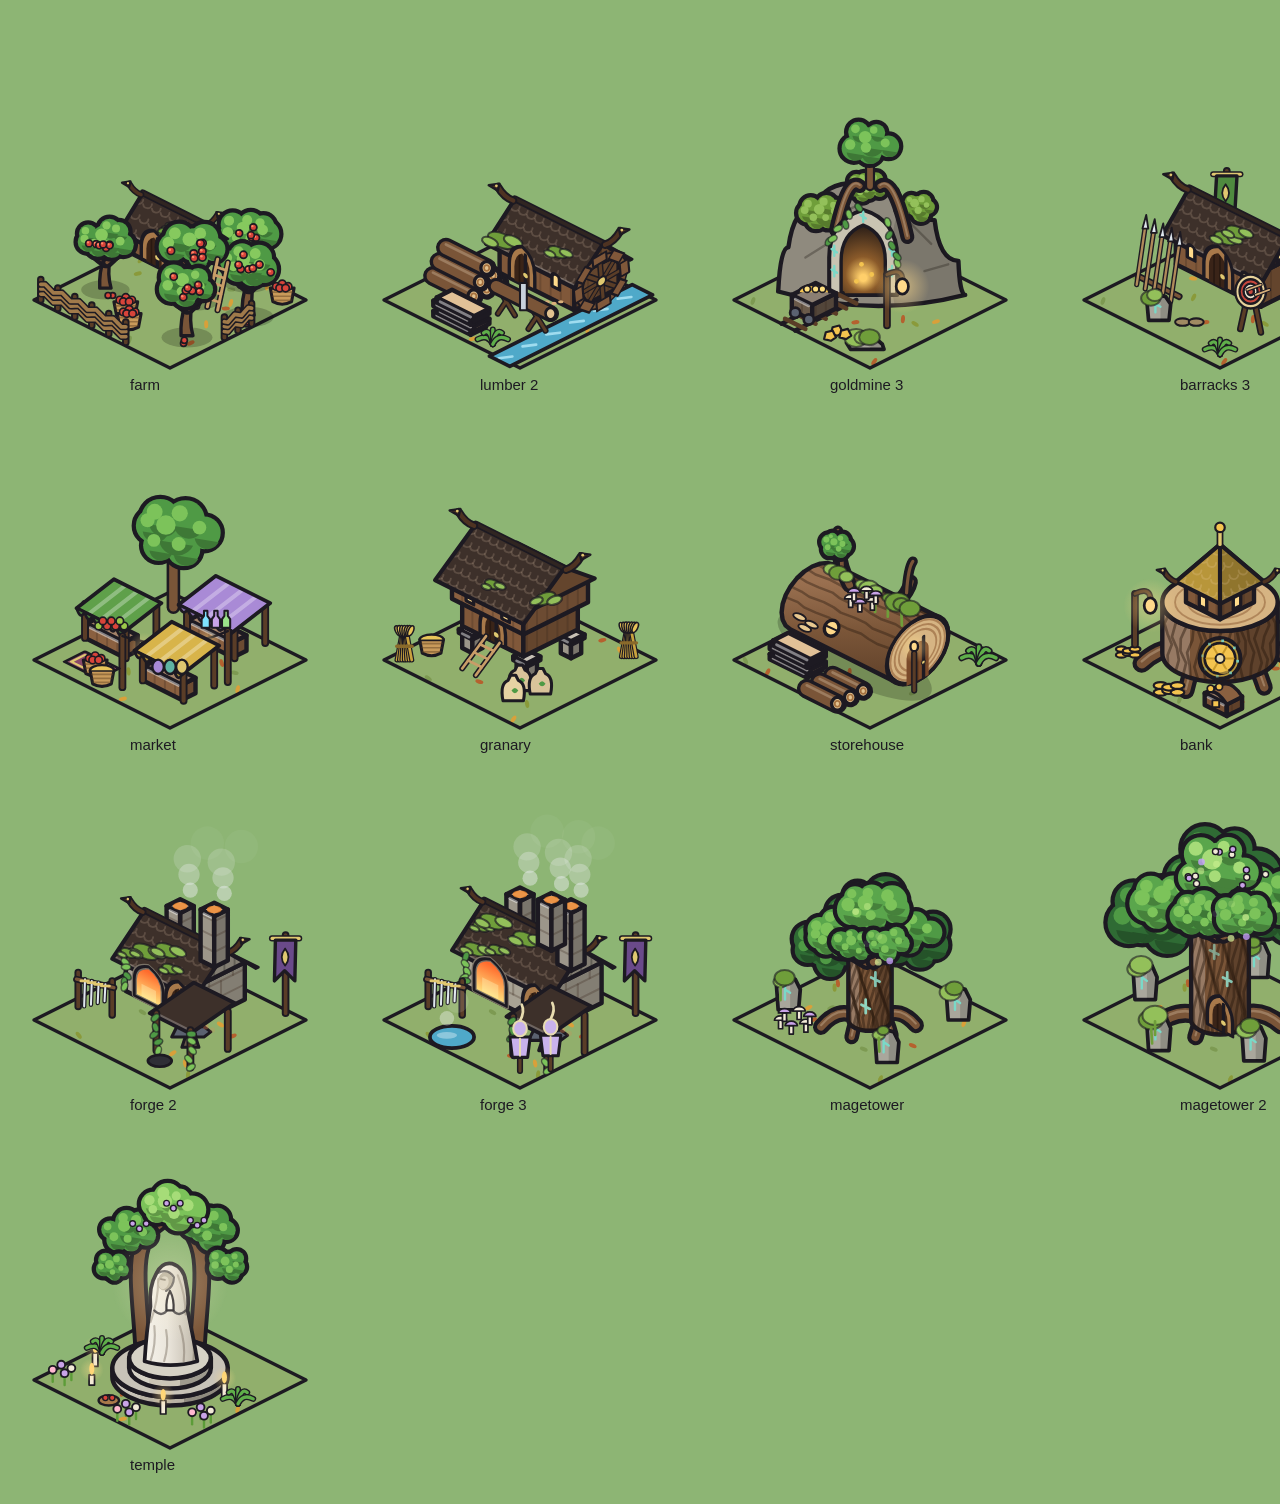
<file: tools/wood_buildings.html>
<!doctype html><html><body style="margin:0;background:#8db574">
<canvas id="c" width="1800" height="1500"></canvas>
<script src="../iso.js"></script><script src="../buildings.js"></script><script src="../buildings2.js"></script><script src="../swampbld.js"></script><script src="../woodbld.js"></script>
<script>
// Woodling province buildings (v92), each beside the Realmling one it replaces (Realmling on the left, small)
const cv = document.getElementById('c'), g = cv.getContext('2d');
const LIST = [['farm',0],['lumber',1],['goldmine',2],['barracks',2],['stable',1],['market',0],['granary',0],['storehouse',0],['bank',0],['forge',0],['forge',1],['forge',2],['magetower',0],['magetower',1],['magetower',2],['temple',0]];
function draw(t, k, realm){
  k = k || 1.7;
  g.setTransform(1,0,0,1,0,0); g.clearRect(0,0,cv.width,cv.height); g.lineJoin='round'; g.lineCap='round';
  g.font='15px sans-serif'; g.fillStyle='#1d1a22';
  LIST.forEach(([key,i],n)=>{ const cx=170+(n%5)*350, cy=300+Math.floor(n/5)*360;
    g.save(); g.translate(cx,cy); g.scale(k,k); (realm?RealmBuildings:WoodBuild).drawOnMap(g,key,i,t,1); g.restore();
    g.fillText(key+(i?' '+(i+1):''), cx-40, cy+90); });
}
draw(0.5); window.draw=draw;
</script></body></html>
</file>
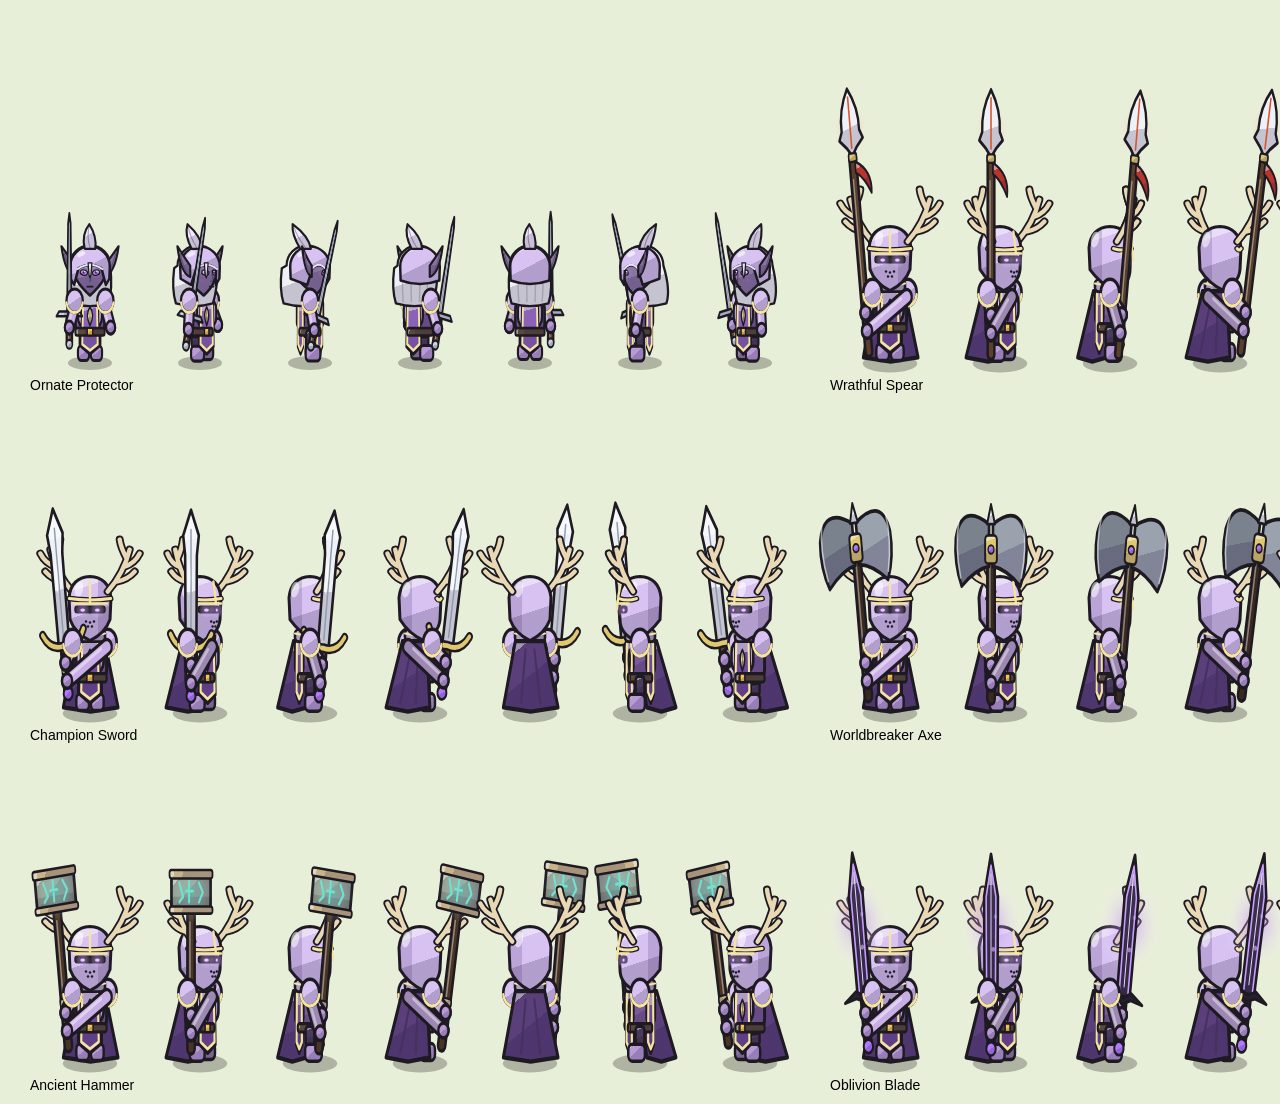
<file: tools/wood_champions.html>
<!doctype html><html><body style="margin:0;background:#e8efd8">
<canvas id="c" width="1600" height="1100"></canvas>
<script src="../iso.js"></script>
<script>
// v93: Woodling Champions (antlered great helm, two-handed great weapons) in six directions, next to an Ornate Protector
const R = RealmIso, cv = document.getElementById('c'), g = cv.getContext('2d');
const champ = w => R.wood({ skin:'#8a74a3', hairColor:'#eef0f4', twoHand:true, angS:0.12, angF:-0.12, armor:true, pauldrons:true, helm:'antlerhelm', helmColor:'#d7c2f2', helmTrim:'#f4e3a1', cape:'#5a3f7a', tabard:'#6f4a9a', tabardTrim:'#f4e3a1', plate:'#d7c2f2', plateTrim:'#f4e3a1', shirt:'#7a5a9a', sleeve:'#c9aee6', pants:'#4a3a5c', boots:'#b79ad6', gloves:'#b79ad6', right:w });
const specs = [
 ['Ornate Protector', 'footman', R.wood({ skin:'#8a74a3', hairColor:'#eef0f4', helm:'elfhelm', helmColor:'#d7c2f2', plume:'#f3eaff', plate:'#d7c2f2', plateTrim:'#f4e3a1', armor:true, pauldrons:true, shirt:'#7a5a9a', sleeve:'#c9aee6', tabard:'#8a63b8', tabardTrim:'#f4e3a1', pants:'#4a3a5c', boots:'#b79ad6', gloves:'#b79ad6', right:'estoc', angS:0.3 })],
 ['Champion Sword', 'champion', champ('champsword')], ['Ancient Hammer', 'champion', champ('ancienthammer')], ['Wrathful Spear', 'champion', champ('wrathspear')],
 ['Worldbreaker Axe', 'champion', champ('worldaxe')], ['Oblivion Blade', 'champion', champ('oblivion')]
];
const dirs = [0, Math.PI/4, Math.PI/2, 3*Math.PI/4, Math.PI, -Math.PI/2, -Math.PI/4];
specs.forEach(([n, u, sp], i) => { R.UNITS['t'+i] = { unit:u, name:n, spec: sp }; });
function draw(t){
  g.clearRect(0,0,cv.width,cv.height);
  specs.forEach(([n, u], i) => dirs.forEach((th, j) => {
    const x = 90 + j*110 + (i>=3?800:0), y = 60 + (i%3)*350;
    R.drawUnitAt(g, 't'+i, th, t, x, y+300, u === 'champion' ? 0.8 : 1);   // (the game draws "cavalry" at 0.8)
    if (j===0){ g.fillStyle='#000'; g.font='14px sans-serif'; g.fillText(n, x-60, y+330); }
  }));
}
draw(0.4); window.draw = draw;
</script></body></html>
</file>
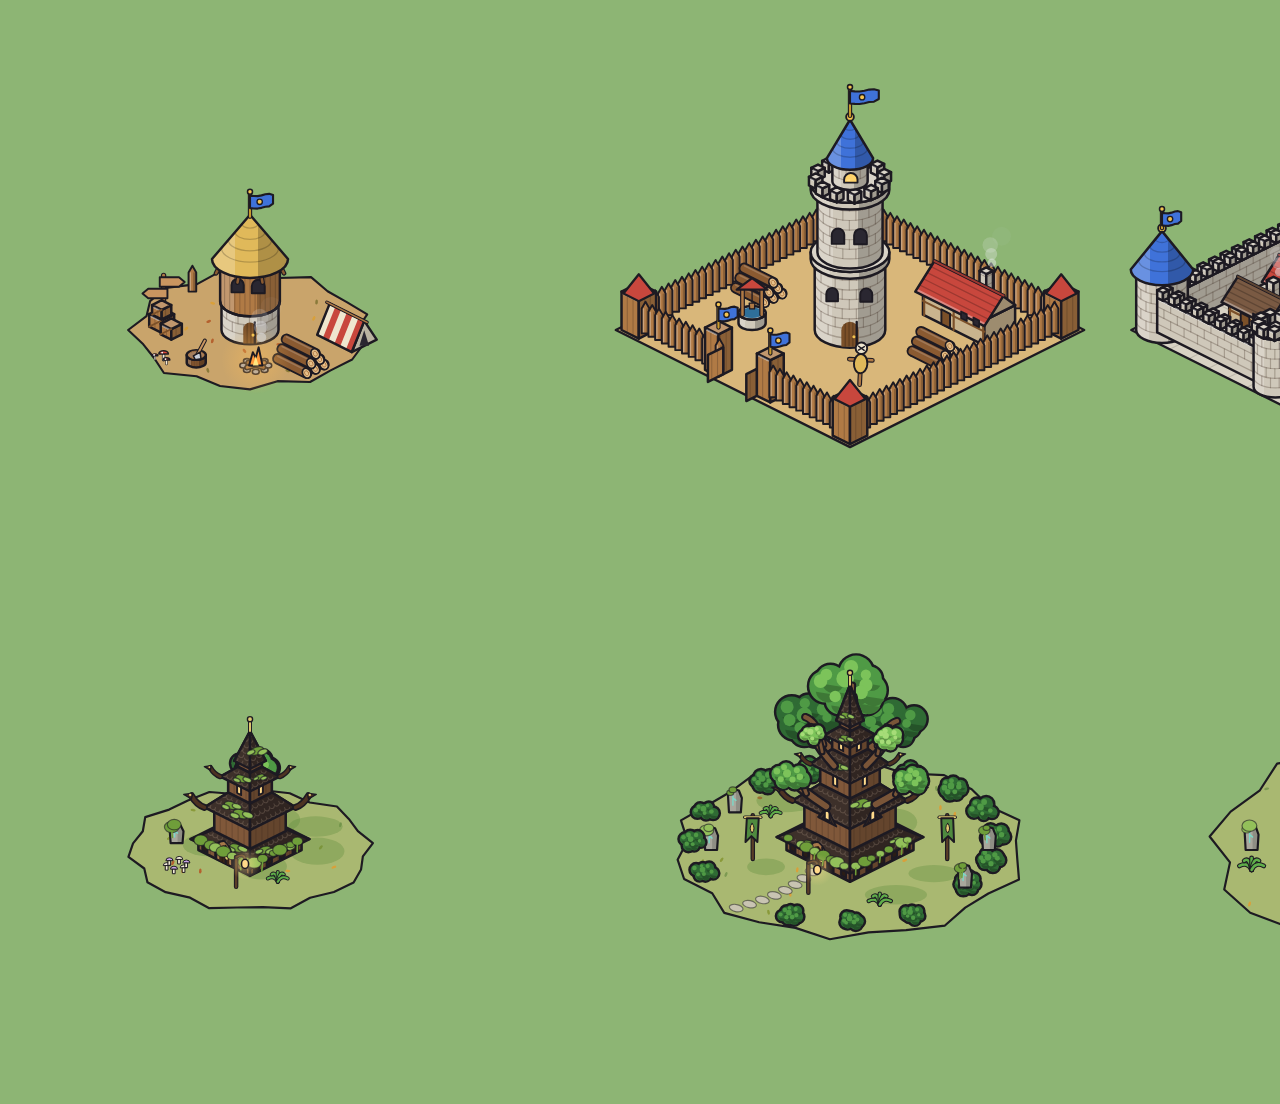
<file: tools/wood_settlements.html>
<!doctype html><html><body style="margin:0;background:#8db574">
<canvas id="c" width="1800" height="1100"></canvas>
<script src="../iso.js"></script><script src="../buildings.js"></script><script src="../buildings2.js"></script><script src="../swampbld.js"></script><script src="../woodbld.js"></script>
<script>
const cv = document.getElementById('c'), g = cv.getContext('2d');
function draw(t, k){
  g.setTransform(1,0,0,1,0,0); g.clearRect(0,0,cv.width,cv.height); g.lineJoin='round'; g.lineCap='round';
  const rows=[['realm',(g,s)=>RealmBuild.drawSettlement(g,s,t,{terrain:'forest'})],['wood',(g,s)=>WoodBuild.drawSettlement(g,s,t,{})]];
  rows.forEach(([n,f],i)=>[0,1,2].forEach(s=>{ g.save(); g.translate(250+s*600, 330+i*520); g.scale(k||1.6,k||1.6); f(g,s); g.restore(); }));
  g.save(); g.translate(1600, 1000); g.scale(1.6,1.6); for (let v=0; v<6; v++) WoodBuild.treeHouse(g, (v%3)*40-40, Math.floor(v/3)*40-20, v, v%3===2?null:'#c8473d', t); g.restore();
}
draw(0.5); window.draw=draw;
</script></body></html>
</file>
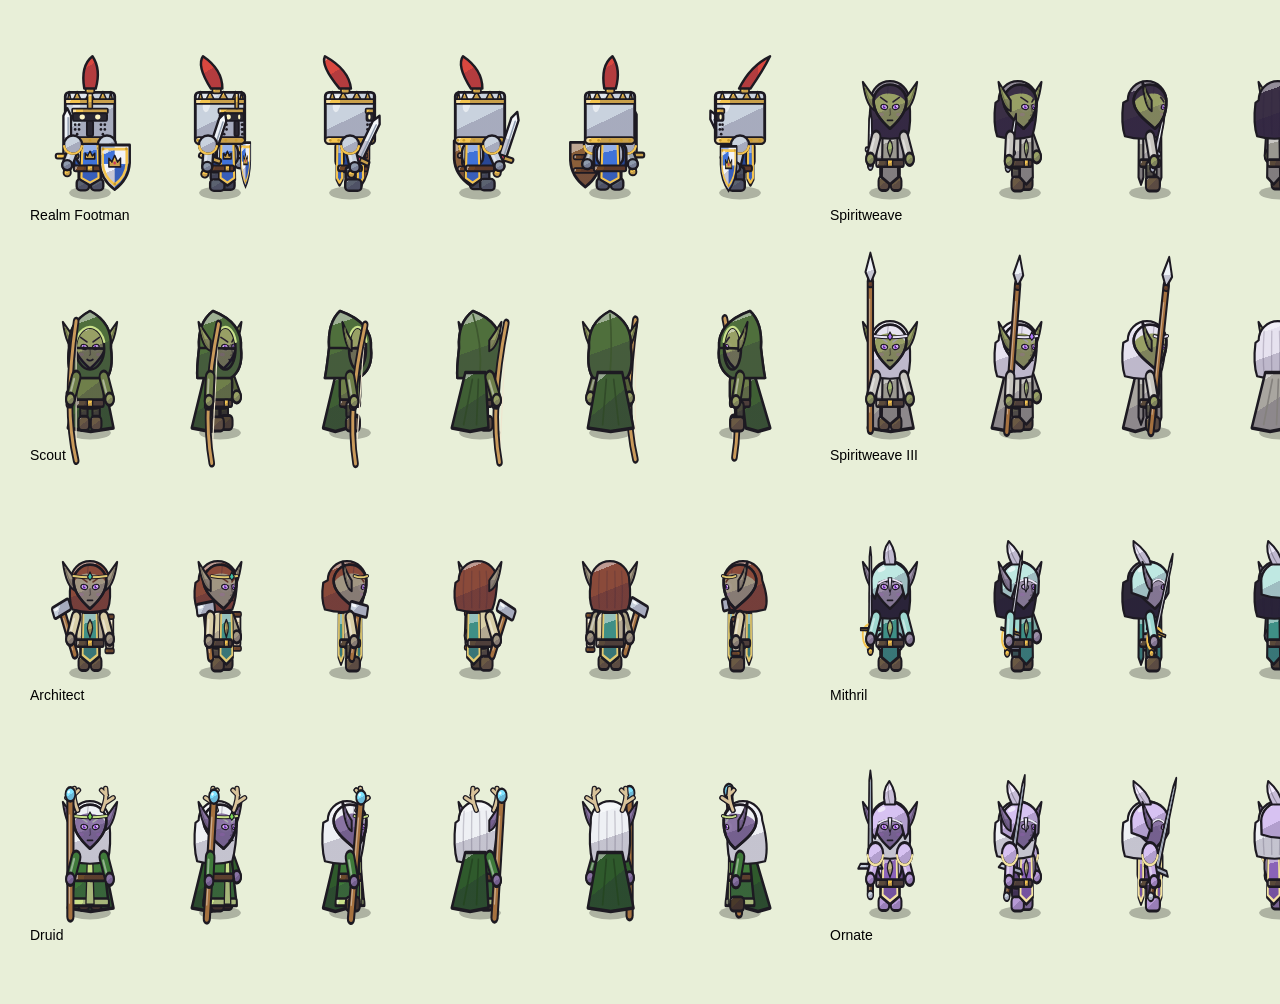
<file: tools/wood_units.html>
<!doctype html><html><body style="margin:0;background:#e8efd8">
<canvas id="c" width="1600" height="1000"></canvas>
<script src="../iso.js"></script>
<script>
const R = RealmIso, cv = document.getElementById('c'), g = cv.getContext('2d');
const specs = [
 ['Realm Footman', R.UNITS['swordsman:B'].spec],
 ['Scout', R.UNITS['wd-pioneer'].spec],
 ['Architect', R.UNITS['wd-mason'].spec],
 ['Druid', R.UNITS['wd-mage'].spec],
 ['Spiritweave', R.wood({ skin:'#98a065', hairColor:'#3a2f45', shirt:'#c8c6c0', sleeve:'#c8c6c0', tabard:'#9a9890', pants:'#5c5a4c', right:'dirk', angS:0.3 })],
 ['Spiritweave III', R.wood({ skin:'#98a065', hairColor:'#e6e2ef', helm:'circlet', shirt:'#c8c6c0', sleeve:'#c8c6c0', tabard:'#9a9890', cape:'#a9a6a0', right:'spear', angS:0.15 })],
 ['Mithril', R.wood({ skin:'#9c8fa8', hairColor:'#2d2838', helm:'elfhelm', helmColor:'#bfe8e2', shirt:'#9fd8d0', sleeve:'#9fd8d0', mail:true, tabard:'#3f8f86', pants:'#3f5f5a', right:'rapier', angS:0.3 })],
 ['Ornate', R.wood({ skin:'#8a74a3', hairColor:'#eef0f4', helm:'elfhelm', helmColor:'#d7c2f2', plume:'#f3eaff', plate:'#d7c2f2', plateTrim:'#f4e3a1', armor:true, pauldrons:true, shirt:'#7a5a9a', sleeve:'#c9aee6', tabard:'#8a63b8', tabardTrim:'#f4e3a1', pants:'#4a3a5c', boots:'#b79ad6', gloves:'#b79ad6', right:'estoc', angS:0.3 })],
];
const dirs = [0, Math.PI/4, Math.PI/2, 3*Math.PI/4, Math.PI, -Math.PI/2];
specs.forEach(([n, sp], i) => { R.UNITS['t'+i] = { unit:'footman', name:n, spec: sp }; });
function draw(t){
  g.clearRect(0,0,cv.width,cv.height);
  specs.forEach(([n], i) => dirs.forEach((th, j) => {
    const x = 90 + j*130 + (i>=4?800:0), y = 120 + (i%4)*240;
    R.drawUnitAt(g, 't'+i, th, t, x, y+70, 0.95);
    if (j===0){ g.fillStyle='#000'; g.font='14px sans-serif'; g.fillText(n, x-60, y+100); }
  }));
}
draw(0.4); window.draw = draw;
</script></body></html>
</file>
